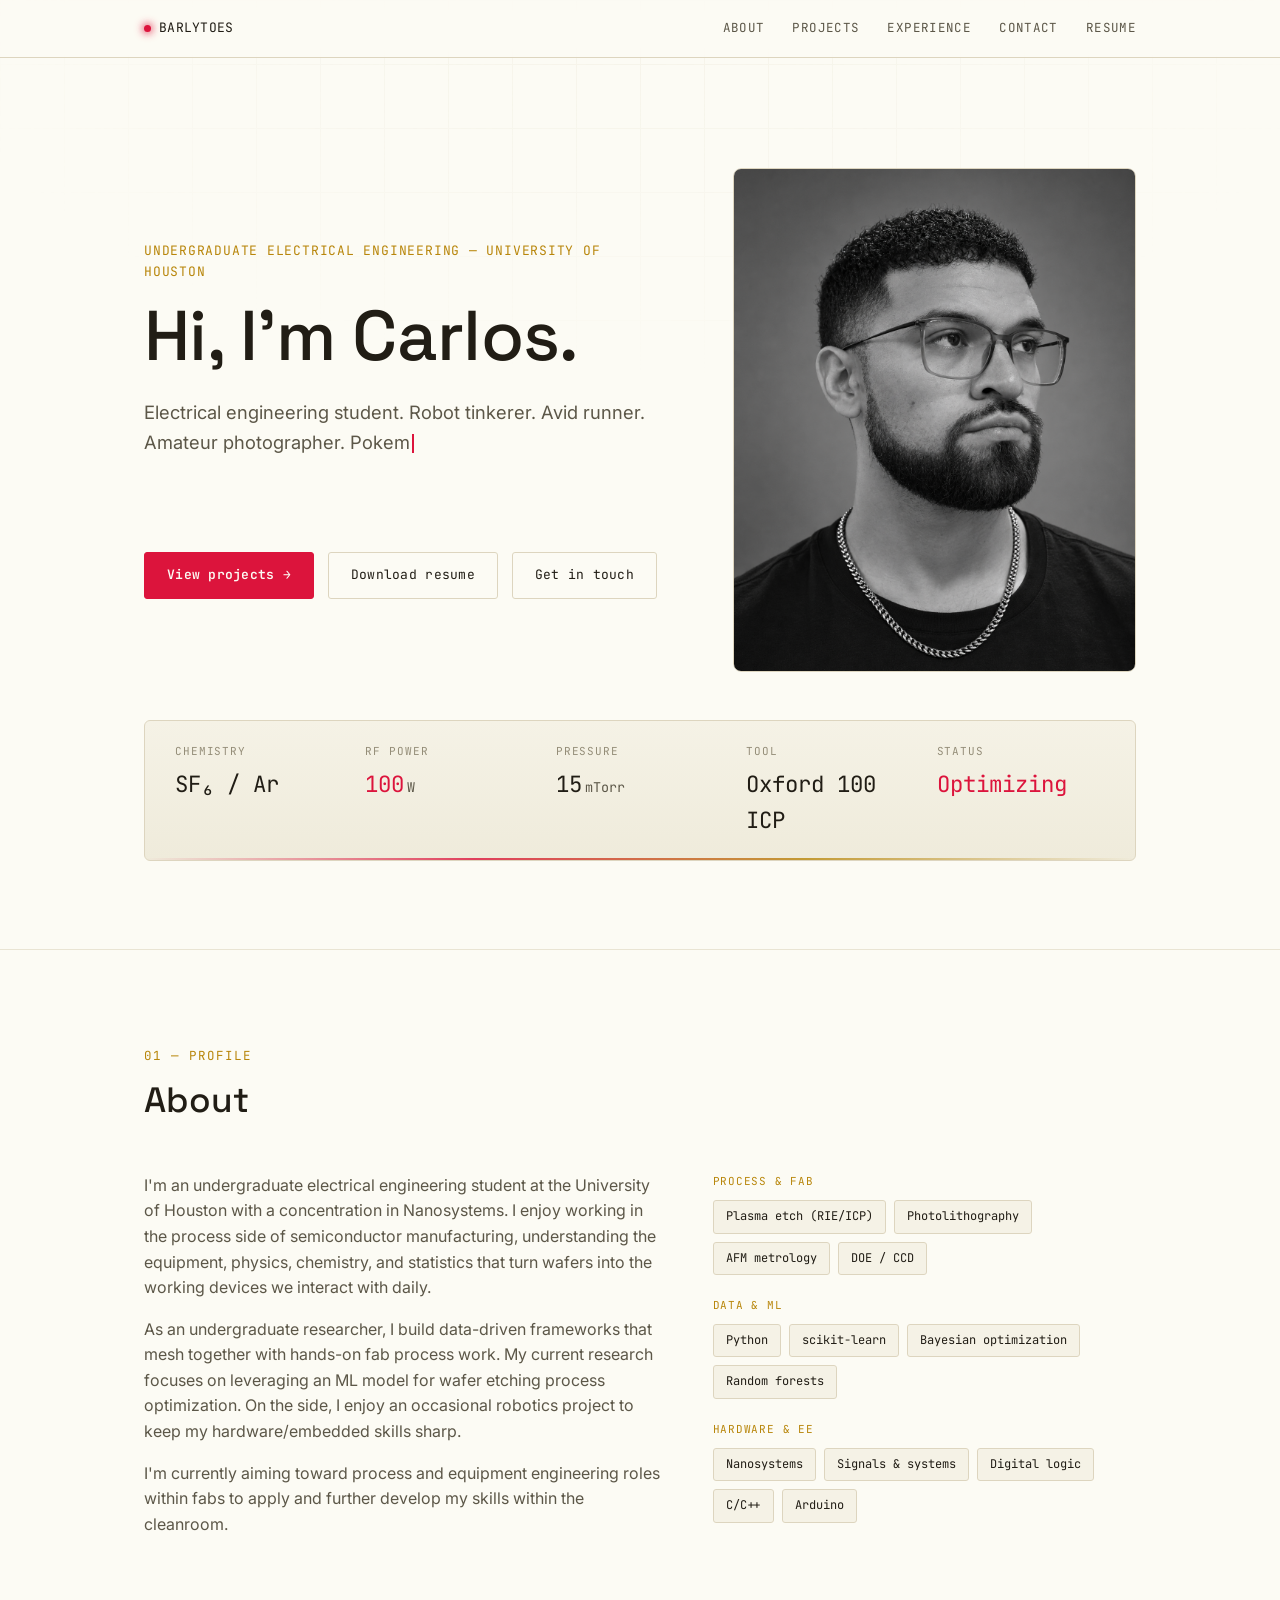
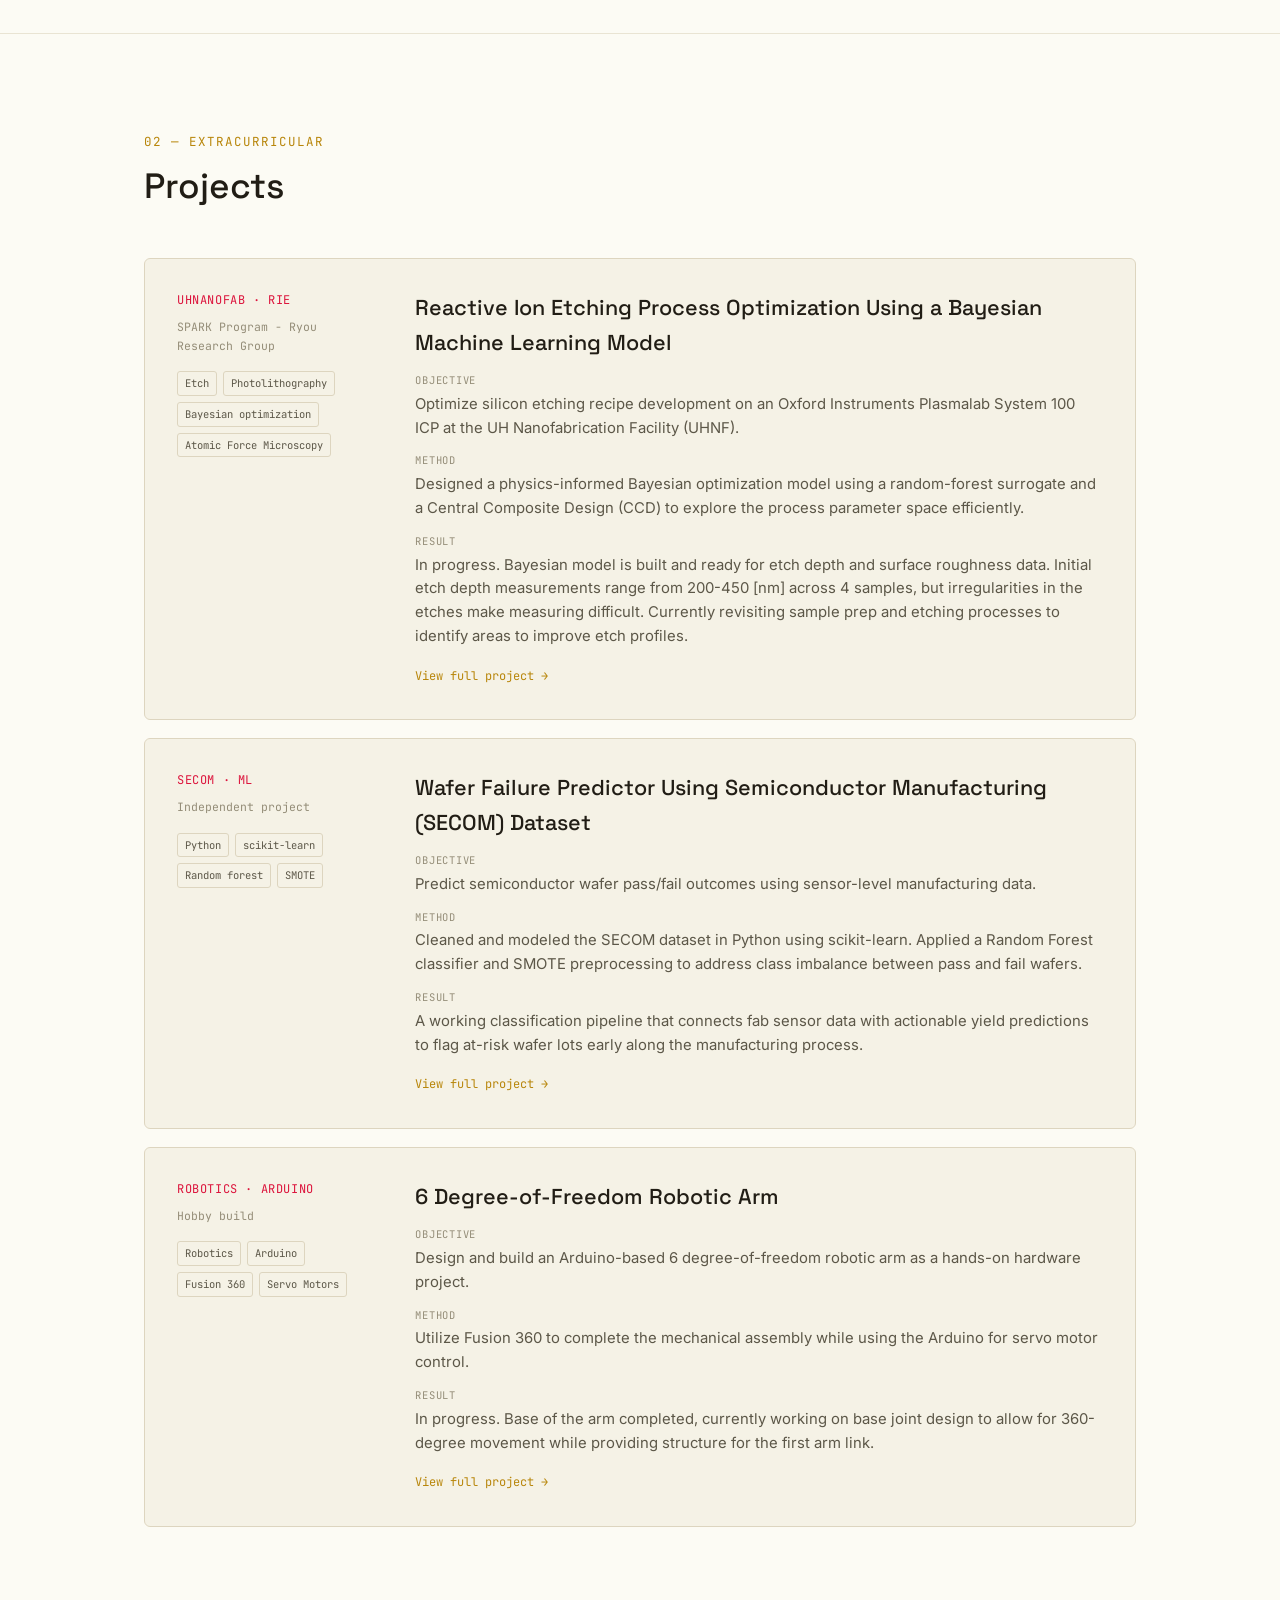
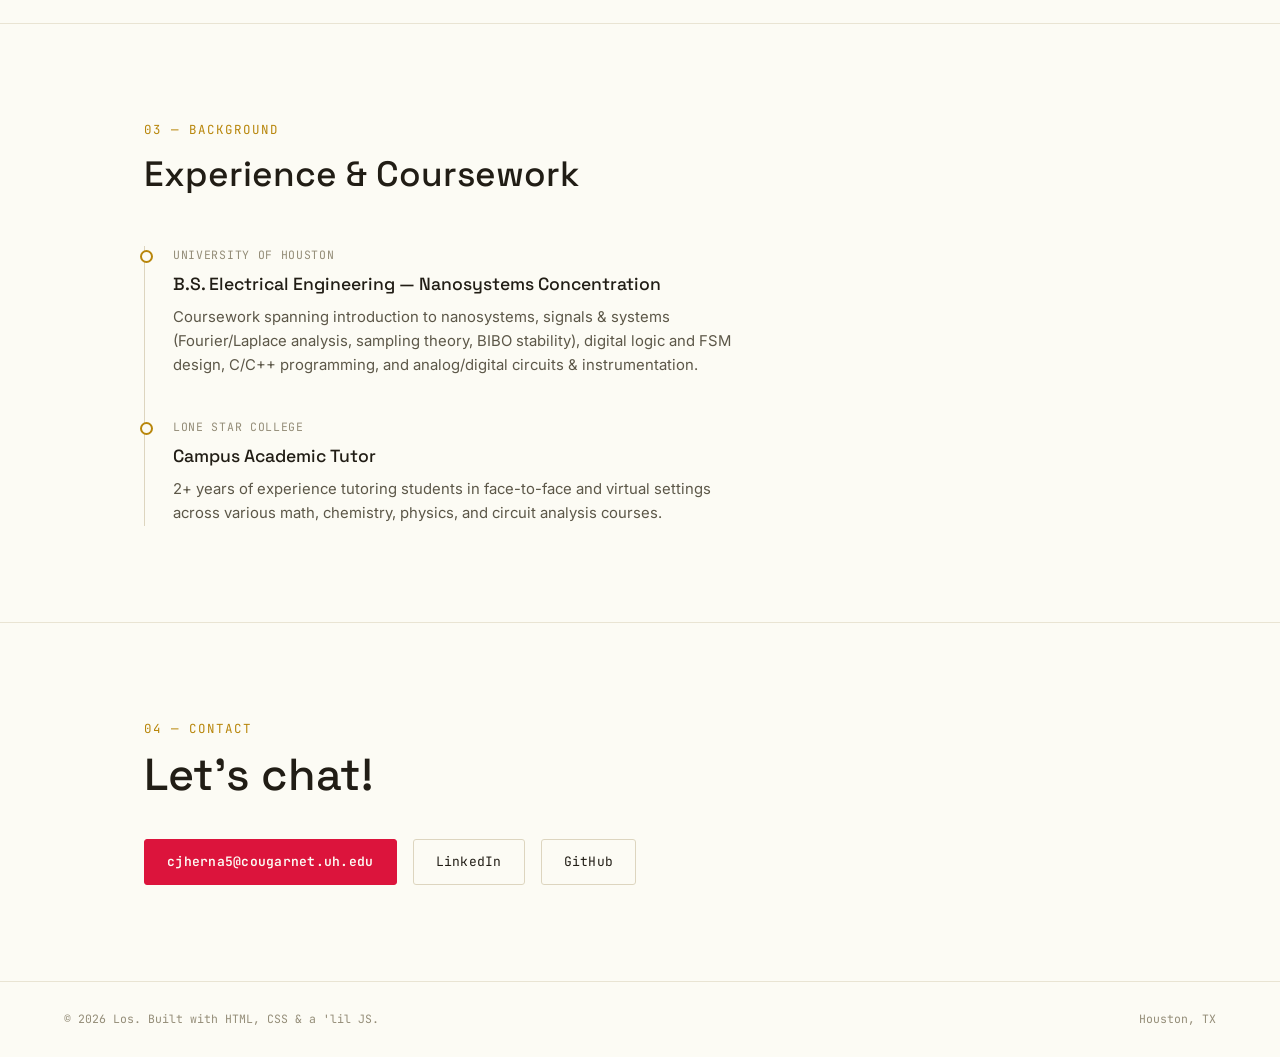
<file: index.html>
<!DOCTYPE html>
<html lang="en">
<head>
<meta charset="UTF-8">
<meta name="viewport" content="width=device-width, initial-scale=1.0">
<title>Carlos Hernandez</title>
<meta name="description" content="Portfolio of Los, undergraduate electrical engineering student (Nanosystems) pursuing process and equipment engineering roles in semiconductor fabrication.">

<link rel="preconnect" href="https://fonts.googleapis.com">
<link rel="preconnect" href="https://fonts.gstatic.com" crossorigin>
<link href="https://fonts.googleapis.com/css2?family=Space+Grotesk:wght@500;600&family=Inter:wght@400;500;600&family=JetBrains+Mono:wght@400;500&display=swap" rel="stylesheet">

<link rel="stylesheet" href="style.css">
</head>
<body>

<nav class="nav">
<div class="wrap nav-inner">
  <a href="#top" class="nav-id"><span class="dot"></span> BARLYTOES</a>
  <button class="nav-toggle" aria-label="Toggle menu" aria-expanded="false">☰</button>
  <ul class="nav-links">
      <li><a href="#about">About</a></li>
      <li><a href="#projects">Projects</a></li>
      <li><a href="#experience">Experience</a></li>
      <li><a href="#contact">Contact</a></li>
      <li><a href="assets/resume.pdf">Resume</a></li>
    </ul>
  </div>
</nav>

<main id="top">

  <!-- HERO -->
  <header class="hero">
    <div class="wrap">
  <div class="hero-top">
    <div class="hero-intro">
      <div class="hero-eyebrow reveal">UNDERGRADUATE ELECTRICAL ENGINEERING — UNIVERSITY OF HOUSTON</div>
      <h1 class="reveal">Hi, I'm Carlos.</h1>
      <p class="hero-sub" id="typing-target">
        Electrical engineering student. Robot tinkerer. Avid runner. Amateur photographer. Pokemon enjoyer. 
      <br>
	Passionate about semiconductors and nanofabrication.
      <br>
	Currently working with tiny things @ UH Nanofab. 
      </p>
      <div class="hero-actions reveal">
        <a href="#projects" class="btn primary">View projects →</a>
        <a href="assets/Hernandez Carlos Resume.pdf" class="btn">Download resume</a>
        <a href="#contact" class="btn">Get in touch</a>
      </div>
    </div>

    <div class="hero-photo reveal">
      <img src="assets/pic2.PNG" alt="Headshot">
    </div>
  </div>

      <div class="readout reveal">
        <div class="readout-item">
          <div class="label">Chemistry</div>
          <div class="value">SF₆ / Ar</div>
        </div>
        <div class="readout-item glow">
          <div class="label">RF Power</div>
          <div class="value">100<span class="unit">W</span></div>
        </div>
        <div class="readout-item">
          <div class="label">Pressure</div>
          <div class="value">15<span class="unit">mTorr</span></div>
        </div>
        <div class="readout-item">
          <div class="label">Tool</div>
          <div class="value">Oxford 100 ICP</div>
        </div>
        <div class="readout-item glow">
          <div class="label">Status</div>
          <div class="value">Optimizing</div>
        </div>
      </div>
    </div>
  </header>

  <!-- ABOUT -->
  <section id="about">
    <div class="wrap">
      <div class="section-head reveal">
        <div>
          <div class="section-tag">01 — Profile</div>
          <h2>About</h2>
        </div>
      </div>

      <div class="about-grid">
        <div class="reveal">
          <p>
            I'm an undergraduate electrical engineering student at the University of
            Houston with a concentration in Nanosystems. I enjoy working in the process
            side of semiconductor manufacturing, understanding the equipment, physics,
	    chemistry, and statistics that turn wafers into the working devices we
	    interact with daily.
          </p>
          <p>
            As an undergraduate researcher, I build data-driven frameworks that mesh
	    together with hands-on fab process work. My current research focuses on
	    leveraging an ML model for wafer etching process optimization. On the side,
	    I enjoy an occasional robotics project to keep my hardware/embedded skills sharp.
          </p>
          <p>
            I'm currently aiming toward process and equipment engineering roles within fabs
	    to apply and further develop my skills within the cleanroom.
          </p>
        </div>

        <div class="reveal">
          <div class="skill-block">
            <div class="k">Process &amp; Fab</div>
            <div class="pill-row">
              <span class="pill">Plasma etch (RIE/ICP)</span>
              <span class="pill">Photolithography</span>
              <span class="pill">AFM metrology</span>
              <span class="pill">DOE / CCD</span>
            </div>
          </div>
          <div class="skill-block">
            <div class="k">Data &amp; ML</div>
            <div class="pill-row">
              <span class="pill">Python</span>
              <span class="pill">scikit-learn</span>
              <span class="pill">Bayesian optimization</span>
              <span class="pill">Random forests</span>
            </div>
          </div>
          <div class="skill-block">
            <div class="k">Hardware &amp; EE</div>
            <div class="pill-row">
              <span class="pill">Nanosystems</span>
	      <span class="pill">Signals &amp; systems</span>
              <span class="pill">Digital logic</span>
              <span class="pill">C/C++</span>
              <span class="pill">Arduino</span>
            </div>
          </div>
        </div>
      </div>
    </div>
  </section>

  <!-- PROJECTS -->
  <section id="projects">
    <div class="wrap">
      <div class="section-head reveal">
        <div>
          <div class="section-tag">02 — EXTRACURRICULAR</div>
          <h2>Projects</h2>
        </div>
        <p class="section-desc">   </p>
      </div>

      <div class="log stagger">

        <article class="log-entry reveal">
	 <a class="card-link" href="project-rie.html" aria-label="Read full case study: RIE Process Optimization of Silicon"></a>
          <div class="log-meta">
            <div class="log-id">UHNANOFAB · RIE</div>
            <div class="log-date">SPARK Program - Ryou Research Group</div>
            <div class="log-tags">
              <span class="tag">Etch</span>
              <span class="tag">Photolithography</span>
              <span class="tag">Bayesian optimization</span>
              <span class="tag">Atomic Force Microscopy</span>
            </div>
          </div>
          <div class="log-body">
            <h3>Reactive Ion Etching Process Optimization Using a Bayesian Machine Learning Model</h3>
            <div class="log-row">
              <span class="k">Objective</span>
              <span class="v">Optimize silicon etching recipe development on an Oxford Instruments Plasmalab System 100 ICP at the UH Nanofabrication Facility (UHNF).</span>
            </div>
            <div class="log-row">
              <span class="k">Method</span>
              <span class="v">Designed a physics-informed Bayesian optimization model using a random-forest surrogate and a Central Composite Design (CCD) to explore the process parameter space efficiently.</span>
            </div>
            <div class="log-row">
              <span class="k">Result</span>
              <span class="v">In progress. Bayesian model is built and ready for etch depth and surface roughness data. Initial etch depth measurements range from 200-450 [nm] across 4 samples, but irregularities in the etches make measuring difficult. Currently revisiting sample prep and etching processes to identify areas to improve etch profiles.</span>
	    <div class="log-links">
	     <a href="project-rie.html">View full project →</a>
            </div>
          </div>
        </article>

        <article class="log-entry reveal">
	 <a class="card-link" href="project-secom.html" aria-label="Read full case study: Wafer Failure Prediction on the SECOM Dataset"></a>
          <div class="log-meta">
            <div class="log-id">SECOM · ML</div>
            <div class="log-date">Independent project</div>
            <div class="log-tags">
              <span class="tag">Python</span>
	      <span class="tag">scikit-learn</span>
              <span class="tag">Random forest</span>
              <span class="tag">SMOTE</span>
            </div>
          </div>
          <div class="log-body">
            <h3>Wafer Failure Predictor Using Semiconductor Manufacturing (SECOM) Dataset</h3>
            <div class="log-row">
              <span class="k">Objective</span>
              <span class="v">Predict semiconductor wafer pass/fail outcomes using sensor-level manufacturing data.</span>
            </div>
            <div class="log-row">
              <span class="k">Method</span>
              <span class="v">Cleaned and modeled the SECOM dataset in Python using scikit-learn. Applied a Random Forest classifier and SMOTE preprocessing to address class imbalance between pass and fail wafers.</span>
            </div>
            <div class="log-row">
              <span class="k">Result</span>
              <span class="v">A working classification pipeline that connects fab sensor data with actionable yield predictions to flag
at-risk wafer lots early along the manufacturing process.</span>
	     <div class="log-links">
	      <a href="project-secom.html">View full project →</a>
            </div>
          </div>
        </article>

        <article class="log-entry reveal">
	 <a class="card-link" href="project-arm.html" aria-label="Read full case study: Robotic Arm Build"></a>
          <div class="log-meta">
            <div class="log-id">ROBOTICS · ARDUINO</div>
            <div class="log-date">Hobby build</div>
            <div class="log-tags">
              <span class="tag">Robotics</span>
              <span class="tag">Arduino</span>
              <span class="tag">Fusion 360</span>
              <span class="tag">Servo Motors</span>
            </div>
          </div>
          <div class="log-body">
            <h3>6 Degree-of-Freedom Robotic Arm</h3>
            <div class="log-row">
              <span class="k">Objective</span>
              <span class="v">Design and build an Arduino-based 6 degree-of-freedom robotic arm as a hands-on hardware project.</span>
            </div>
            <div class="log-row">
              <span class="k">Method</span>
              <span class="v">Utilize Fusion 360 to complete the mechanical assembly while using the Arduino for servo motor control.</span>
            </div>
            <div class="log-row">
              <span class="k">Result</span>
              <span class="v">In progress. Base of the arm completed, currently working on base joint design to allow for 360-degree movement while providing structure for the first arm link.</span>
	    <div class="log-links">
	     <a href="project-arm.html">View full project →</a>
            </div>
          </div>
        </article>

      </div>
    </div>
  </section>

  <!-- EXPERIENCE -->
  <section id="experience">
    <div class="wrap">
      <div class="section-head reveal">
        <div>
          <div class="section-tag">03 — Background</div>
          <h2>Experience &amp; Coursework</h2>
        </div>
      </div>

      <div class="timeline">
        <div class="tl-item reveal">
          <div class="tl-when">University of Houston</div>
          <h3>B.S. Electrical Engineering — Nanosystems Concentration</h3>
          <p>Coursework spanning introduction to nanosystems, signals &amp; systems (Fourier/Laplace analysis, sampling theory, BIBO stability), digital logic and FSM design, C/C++ programming, and analog/digital circuits &amp; instrumentation.</p>
        </div>
        <div class="tl-item reveal">
          <div class="tl-when">Lone Star College</div>
          <h3>Campus Academic Tutor</h3>
          <p>2+ years of experience tutoring students in face-to-face and virtual settings across various math, chemistry, physics,
	  and circuit analysis courses.</p>
        </div>
      </div>
    </div>
  </section>

  <!-- CONTACT -->
  <section id="contact">
    <div class="wrap contact">
      <div class="reveal">
        <div class="section-tag">04 — Contact</div>
        <h2>Let's chat!</h2>
        <div class="contact-links">
          <a href="mailto:cjherna5@cougarnet.uh.edu" class="btn primary">cjherna5@cougarnet.uh.edu</a>
          <a href="https://linkedin.com/in/carlitos" class="btn">LinkedIn</a>
          <a href="https://github.com/carIytoes" class="btn">GitHub</a>
        </div>
      </div>
    </div>
  </section>

</main>

<footer>
  <span>© 2026 Los. Built with HTML, CSS &amp; a 'lil JS.</span>
  <span>Houston, TX</span>
</footer>

<script src="script.js"></script>
</body>
</html>
</file>
<file: style.css>
/* =========================================================
   TOKENS
   ========================================================= */
:root {
 --bg: #fcfbf4;
 --panel: #f5f2e6;
 --panel-2: #efebdb;
 --line: #ddd5bf;
 --line-soft: #e9e4d3;

 --ink: #211d15;
 --ink-dim: #5c5748;
 --ink-faint: #948d78;

 --accent: #dc143c;		/* crimson */
 --accent-dim: #a10e2c;
 --accent-2: #b8860b;		/* goldenrod */

  --font-display: 'Space Grotesk', sans-serif;
  --font-body: 'Inter', sans-serif;
  --font-mono: 'JetBrains Mono', monospace;

  --container: 1120px;
  --pad: clamp(20px, 5vw, 64px);
}

* { box-sizing: border-box; }

html {
  scroll-behavior: smooth;
}

@media (prefers-reduced-motion: reduce) {
  html { scroll-behavior: auto; }
  * { animation-duration: 0.001ms !important; animation-iteration-count: 1 !important; transition-duration: 0.001ms !important; }
}

body {
  margin: 0;
  background: var(--bg);
  color: var(--ink);
  font-family: var(--font-body);
  font-size: 16px;
  line-height: 1.6;
  -webkit-font-smoothing: antialiased;
}

a { color: inherit; }

.wrap {
  max-width: var(--container);
  margin: 0 auto;
  padding-left: var(--pad);
  padding-right: var(--pad);
}

/* Faint procedural texture: cleanroom grid */
body::before {
  content: "";
  position: fixed;
  inset: 0;
  pointer-events: none;
  background-image:
    linear-gradient(var(--line-soft) 1px, transparent 1px),
    linear-gradient(90deg, var(--line-soft) 1px, transparent 1px);
  background-size: 64px 64px;
  opacity: 0.35;
  mask-image: radial-gradient(ellipse 80% 60% at 50% 0%, black 0%, transparent 70%);
  z-index: 0;
}

/* =========================================================
   NAVIGATION BAR
   ========================================================= */
.nav {			
  position: sticky;
  top: 0;
  z-index: 50;
  backdrop-filter: blur(10px);
  background: rgba(252, 251, 244, 0.85);
  border-bottom: 1px solid var(--line);
}

.nav-inner {
  display: flex;
  align-items: center;
  justify-content: space-between;
  padding-top: 18px;
  padding-bottom: 18px;
}

.nav-id {
  font-family: var(--font-mono);
  font-size: 13px;
  letter-spacing: 0.02em;
  color: var(--ink);
  text-decoration: none;
  display: flex;
  align-items: center;
  gap: 8px;
}

.nav-id .dot {
  width: 7px;
  height: 7px;
  border-radius: 50%;
  background: var(--accent);
  box-shadow: 0 0 8px 1px var(--accent);
  animation: pulse-dot 2.4s ease-in-out infinite;
}

@keyframes pulse-dot {
  0%, 100% { opacity: 1; }
  50% { opacity: 0.35; }
}

.nav-links {
  display: flex;
  gap: 28px;
  list-style: none;
  margin: 0;
  padding: 0;
  font-family: var(--font-mono);
  font-size: 12.5px;
  letter-spacing: 0.03em;
  text-transform: uppercase;
}

.nav-links a {
  text-decoration: none;
  color: var(--ink-dim);
  transition: color 0.2s ease;
  border-bottom: 1px solid transparent;
  padding-bottom: 2px;
}

.nav-links a:hover,
.nav-links a:focus-visible {
  color: var(--accent-2);
  border-bottom-color: var(--accent-2);
}

.nav-toggle {
  display: none;
  background: none;
  border: 1px solid var(--line);
  color: var(--ink);
  font-size: 18px;
  width: 40px;
  height: 40px;
  border-radius: 4px;
  cursor: pointer;
  line-height: 1;
}

.nav-toggle:hover {
  border-color: var(--accent-2);
}

@media (max-width: 720px) {
  .nav-toggle {
    display: block;
  }

  .nav-id {
    font-size: 12px;
  }

  .nav-links {
    display: none;
    position: absolute;
    top: 100%;
    left: 0;
    right: 0;
    flex-direction: column;
    gap: 0;
    background: var(--bg);
    border-bottom: 1px solid var(--line);
    padding: 8px var(--pad) 16px;
  }

  .nav-links.is-open {
    display: flex;
  }

  .nav-links li {
    border-top: 1px solid var(--line-soft);
  }

  .nav-links a {
    display: block;
    padding: 14px 0;
  }
}

/* =========================================================
   HERO — equipment readout panel
   ========================================================= */
.hero {
  position: relative;
  z-index: 1;
  padding-top: clamp(56px, 10vw, 110px);
  padding-bottom: clamp(48px, 8vw, 88px);
}

.hero-eyebrow {
  font-family: var(--font-mono);
  font-size: 13px;
  color: var(--accent-2);
  letter-spacing: 0.06em;
  text-transform: uppercase;
  margin-bottom: 18px;
}

.hero h1 {
  font-family: var(--font-display);
  font-weight: 500;
  font-size: clamp(2.4rem, 6vw, 4.4rem);
  line-height: 1.05;
  letter-spacing: -0.01em;
  margin: 0 0 24px;
  max-width: 16ch;
}

.hero h1 em {
  font-style: normal;
  color: var(--accent);
}

.typing-cursor {
  display: inline-block;
  width: 2px;
  height: 1em;
  background: var(--accent);
  margin-left: 2px;
  vertical-align: text-bottom;
  animation: blink-cursor 0.8s steps(1) infinite;
}

@keyframes blink-cursor {
  0%, 50% { opacity: 1; }
  50.01%, 100% { opacity: 0; }
}

.hero-sub {
  font-size: clamp(1rem, 1.6vw, 1.15rem);
  color: var(--ink-dim);
  max-width: 52ch;
  margin: 0 0 36px;
}

.hero-actions {
  display: flex;
  gap: 14px;
  flex-wrap: wrap;
  margin-bottom: 56px;
}

.hero-top {
  display: grid;
  grid-template-columns: 1.3fr 1fr;
  gap: clamp(28px, 5vw, 64px);
  align-items: center;
  margin-bottom: 48px;
}

.hero-intro .hero-actions {
  margin-bottom: 0;
}

.hero-photo {
  position: relative;
  overflow: hidden;
  border-radius: 8px;
}

.hero-photo img {
  display: block;
  width: 100%;
  aspect-ratio: 4 / 5;
  object-fit: cover;
  object-position: 80% 50%;
  transform: scale(1);
  border-radius: 8px;
  border: 1px solid var(--line);
  box-shadow: 0 24px 60px -24px rgba(0, 0, 0, 0.35);
}

/* corner-bracket accents, echoing the instrumentation theme */
.hero-photo::before,
.hero-photo::after {
  content: "";
  position: absolute;
  width: 22px;
  height: 22px;
  border: 2px solid var(--accent);
  pointer-events: none;
}

.hero-photo::before {
  top: -10px;
  left: -10px;
  border-right: none;
  border-bottom: none;
}

.hero-photo::after {
  bottom: -10px;
  right: -10px;
  border-left: none;
  border-top: none;
}

@media (max-width: 780px) {
  .hero-top {
    grid-template-columns: 1fr;
  }
  .hero-photo {
    order: -1;
    max-width: 280px;
    margin: 0 auto;
  }
}

.btn {
  font-family: var(--font-mono);
  font-size: 13px;
  letter-spacing: 0.02em;
  text-decoration: none;
  padding: 12px 22px;
  border-radius: 3px;
  border: 1px solid var(--line);
  color: var(--ink);
  transition: border-color 0.2s ease, transform 0.2s ease, background 0.2s ease;
  display: inline-flex;
  align-items: center;
  gap: 8px;
}

.btn.primary {
  background: var(--accent);
  color: #fcfbf4;
  border-color: var(--accent);
  font-weight: 600;
}

.btn.primary:hover { transform: translateY(-1px); box-shadow: 0 6px 24px -8px var(--accent); }
.btn:hover { border-color: var(--accent-2); transform: translateY(-1px); }

/* Readout panel */
.readout {
  border: 1px solid var(--line);
  background: linear-gradient(180deg, var(--panel), var(--panel-2));
  border-radius: 6px;
  padding: 22px clamp(18px, 3vw, 30px);
  display: grid;
  grid-template-columns: repeat(auto-fit, minmax(150px, 1fr));
  gap: 22px;
  position: relative;
  overflow: hidden;
}

.readout::after {
  content: "";
  position: absolute;
  left: 0; right: 0; bottom: 0;
  height: 2px;
  background: linear-gradient(90deg, transparent, var(--accent), var(--accent-2), transparent);
  animation: sweep 5s linear infinite;
  opacity: 0.8;
}

@keyframes sweep {
  0% { transform: translateX(-100%); }
  100% { transform: translateX(100%); }
}

.readout-item .label {
  font-family: var(--font-mono);
  font-size: 11px;
  color: var(--ink-faint);
  text-transform: uppercase;
  letter-spacing: 0.08em;
  margin-bottom: 6px;
}

.readout-item .value {
  font-family: var(--font-mono);
  font-size: clamp(1.1rem, 2vw, 1.4rem);
  color: var(--ink);
}

.readout-item .value .unit {
  font-size: 0.6em;
  color: var(--ink-dim);
  margin-left: 3px;
}

.readout-item.glow .value { color: var(--accent); }

/* =========================================================
   SECTION SCAFFOLDING
   ========================================================= */
section {
  position: relative;
  z-index: 1;
  padding-top: clamp(56px, 8vw, 96px);
  padding-bottom: clamp(56px, 8vw, 96px);
  border-top: 1px solid var(--line-soft);
}

.section-head {
  display: flex;
  align-items: baseline;
  justify-content: space-between;
  gap: 24px;
  margin-bottom: 44px;
  flex-wrap: wrap;
}

.section-tag {
  font-family: var(--font-mono);
  font-size: 12.5px;
  color: var(--accent-2);
  text-transform: uppercase;
  letter-spacing: 0.08em;
}

.section-head h2 {
  font-family: var(--font-display);
  font-weight: 500;
  font-size: clamp(1.6rem, 3vw, 2.2rem);
  margin: 6px 0 0;
}

.section-desc {
  color: var(--ink-dim);
  max-width: 46ch;
  font-size: 0.95rem;
}

/* =========================================================
   REVEAL ANIMATION
   ========================================================= */
.reveal {
  opacity: 0;
  transform: translateY(22px);
  transition: opacity 0.7s cubic-bezier(0.2, 0.6, 0.2, 1), transform 0.7s cubic-bezier(0.2, 0.6, 0.2, 1);
}

.reveal.is-visible {
  opacity: 1;
  transform: translateY(0);
}

/* stagger children */
.stagger .reveal:nth-child(1) { transition-delay: 0s; }
.stagger .reveal:nth-child(2) { transition-delay: 0.09s; }
.stagger .reveal:nth-child(3) { transition-delay: 0.18s; }
.stagger .reveal:nth-child(4) { transition-delay: 0.27s; }

/* =========================================================
   PROJECTS — run log entries
   ========================================================= */
.log {
  display: flex;
  flex-direction: column;
  gap: 18px;
}

.log-entry {
  position: relative;
  cursor: pointer;
  border: 1px solid var(--line);
  background: var(--panel);
  border-radius: 6px;
  padding: clamp(20px, 3vw, 32px);
  display: grid;
  grid-template-columns: 200px 1fr;
  gap: clamp(16px, 3vw, 40px);
  transition: border-color 0.25s ease, background 0.25s ease;
}

.log-entry:hover {
  border-color: var(--accent-dim);
  background: var(--panel-2);
}

.log-meta {
  font-family: var(--font-mono);
}

.log-id {
  font-size: 12px;
  color: var(--accent);
  letter-spacing: 0.05em;
  margin-bottom: 8px;
}

.log-date {
  font-size: 11.5px;
  color: var(--ink-faint);
  margin-bottom: 16px;
}

.log-tags {
  display: flex;
  flex-wrap: wrap;
  gap: 6px;
}

.tag {
  font-size: 10.5px;
  font-family: var(--font-mono);
  color: var(--ink-dim);
  border: 1px solid var(--line);
  border-radius: 3px;
  padding: 3px 7px;
  white-space: nowrap;
}

.log-body h3 {
  font-family: var(--font-display);
  font-weight: 500;
  font-size: 1.35rem;
  margin: 0 0 12px;
}

.log-row {
  margin-bottom: 12px;
  font-size: 0.93rem;
}

.log-row:last-child { margin-bottom: 0; }

.log-row .k {
  font-family: var(--font-mono);
  font-size: 10.5px;
  color: var(--ink-faint);
  text-transform: uppercase;
  letter-spacing: 0.07em;
  display: block;
  margin-bottom: 4px;
}

.log-row .v {
  color: var(--ink-dim);
}

.log-links {
  position: relative;
  z-indez: 2;
  margin-top: 18px;
  display: flex;
  gap: 16px;
}

.log-links a {
  font-family: var(--font-mono);
  font-size: 12px;
  color: var(--accent-2);
  text-decoration: none;
  border-bottom: 1px solid transparent;
}

.log-links a:hover { border-bottom-color: var(--accent-2); }

.card-link {
  position: absolute;
  inset: 0;
  z-index: 1;
}

@media (max-width: 720px) {
  .log-entry { grid-template-columns: 1fr; }
}

/* =========================================================
   EXPERIENCE — timeline
   ========================================================= */
.timeline {
  position: relative;
  padding-left: 28px;
  border-left: 1px solid var(--line);
}

.tl-item {
  position: relative;
  padding-bottom: 40px;
}

.tl-item:last-child { padding-bottom: 0; }

.tl-item::before {
  content: "";
  position: absolute;
  left: -33px;
  top: 4px;
  width: 9px;
  height: 9px;
  border-radius: 50%;
  background: var(--bg);
  border: 2px solid var(--accent-2);
}

.tl-when {
  font-family: var(--font-mono);
  font-size: 11.5px;
  color: var(--ink-faint);
  text-transform: uppercase;
  letter-spacing: 0.06em;
  margin-bottom: 6px;
}

.tl-item h3 {
  font-family: var(--font-display);
  font-weight: 500;
  font-size: 1.1rem;
  margin: 0 0 8px;
}

.tl-item p {
  color: var(--ink-dim);
  font-size: 0.93rem;
  max-width: 62ch;
  margin: 0;
}

/* =========================================================
   ABOUT / SKILLS grid
   ========================================================= */
.about-grid {
  display: grid;
  grid-template-columns: 1.1fr 0.9fr;
  gap: clamp(24px, 4vw, 64px);
  align-items: start;
}

.about-grid p {
  color: var(--ink-dim);
  margin: 0 0 16px;
}

.about-grid p:last-child { margin-bottom: 0; }

.skill-block { margin-bottom: 22px; }
.skill-block:last-child { margin-bottom: 0; }

.skill-block .k {
  font-family: var(--font-mono);
  font-size: 11px;
  color: var(--accent-2);
  text-transform: uppercase;
  letter-spacing: 0.07em;
  margin-bottom: 10px;
}

.pill-row {
  display: flex;
  flex-wrap: wrap;
  gap: 8px;
}

.pill {
  font-family: var(--font-mono);
  font-size: 12px;
  color: var(--ink);
  background: var(--panel);
  border: 1px solid var(--line);
  padding: 6px 12px;
  border-radius: 3px;
}

@media (max-width: 780px) {
  .about-grid { grid-template-columns: 1fr; }
}

/* =========================================================
   CONTACT / FOOTER
   ========================================================= */
.contact {
  text-align: left;
}

.contact h2 {
  font-family: var(--font-display);
  font-weight: 500;
  font-size: clamp(1.8rem, 4vw, 2.8rem);
  max-width: 18ch;
  margin: 0 0 28px;
}

.contact-links {
  display: flex;
  gap: 16px;
  flex-wrap: wrap;
}

footer {
  border-top: 1px solid var(--line-soft);
  padding: 28px var(--pad);
  font-family: var(--font-mono);
  font-size: 11.5px;
  color: var(--ink-faint);
  display: flex;
  justify-content: space-between;
  flex-wrap: wrap;
  gap: 8px;
  position: relative;
  z-index: 1;
}

/* =========================================================
   PROJECT DETAIL PAGES
   ========================================================= */
.back-link {
  display: inline-flex;
  align-items: center;
  gap: 6px;
  font-family: var(--font-mono);
  font-size: 12.5px;
  text-decoration: none;
  color: var(--ink-dim);
  border-bottom: 1px solid transparent;
}

.back-link:hover { color: var(--accent-2); border-bottom-color: var(--accent-2); }

.detail-hero {
  padding-top: clamp(40px, 7vw, 72px);
  padding-bottom: clamp(32px, 5vw, 56px);
}

.detail-id {
  font-family: var(--font-mono);
  font-size: 12.5px;
  color: var(--accent);
  letter-spacing: 0.05em;
  margin: 24px 0 14px;
}

.detail-hero h1 {
  font-family: var(--font-display);
  font-weight: 500;
  font-size: clamp(2rem, 4.5vw, 3.2rem);
  line-height: 1.1;
  margin: 0 0 18px;
  max-width: 20ch;
}

.detail-meta {
  display: flex;
  flex-wrap: wrap;
  align-items: center;
  gap: 14px;
  color: var(--ink-faint);
  font-family: var(--font-mono);
  font-size: 12px;
}

.detail-tags {
  display: flex;
  flex-wrap: wrap;
  gap: 6px;
}

.prose {
  max-width: 72ch;
  padding-top: 8px;
  padding-bottom: clamp(48px, 8vw, 88px);
}

.detail-body {
  display: grid;
  grid-template-columns: 1fr 1.1fr;
  gap: clamp(32px, 5vw, 64px);
  align-items: start;
  padding-bottom: clamp(48px, 8vw, 88px);
}

.detail-body .prose {
  padding-bottom: 0;
}

.detail-media {
  display: flex;
  flex-direction: column;
  gap: 32px;
}

.detail-media--sticky {
  position: sticky;
  top: 90px;
}

@media (max-width: 900px) {
  .detail-media--sticky {
    position: static;
  }
}

.media-slot {
  border: 1px solid var(--line);
  background: var(--panel);
  border-radius: 6px;
  display: flex;
  align-items: center;
  justify-content: center;
  overflow: hidden;
}

.media-item {
  display: flex;
  flex-direction: column;
  gap: 8px;
}

.media-caption {
  font-family: var(--font-mono);
  font-size: 11.5px;
  color: var(--ink-faint);
  margin: 0;
  line-height: 1.5;
  text-align: center;
}

.media-slot img,
.media-slot video {
  width: 100%;
  height: auto;
  object-fit: contain;
  display: block;
}

.media-slot-label {
  font-family: var(--font-mono);
  font-size: 11.5px;
  color: var(--ink-faint);
  text-transform: uppercase;
  letter-spacing: 0.06em;
}

@media (max-width: 900px) {
  .detail-body {
    grid-template-columns: 1fr;
  }
  .detail-media {
    position: static;
    flex-direction: row;
    flex-wrap: wrap;
  }
  .media-slot {
    flex: 1 1 200px;
  }
}

.prose h2 {
  font-family: var(--font-display);
  font-weight: 500;
  font-size: 1.4rem;
  margin: 48px 0 16px;
}

.prose h2:first-child { margin-top: 0; }

.prose p {
  color: var(--ink-dim);
  margin: 0 0 16px;
}

.prose ul {
  color: var(--ink-dim);
  padding-left: 20px;
  margin: 0 0 16px;
}

.prose li { margin-bottom: 8px; }

.prose strong { color: var(--ink); }

.prose a {
  color: var(--accent-2);
  text-decoration: underline;
  text-underline-offset: 2px;
  text-decoration-color: var(--line);
  transition: text-decoration-color 0.2s ease, color 0.2s ease;
}

.prose a:hover {
  color: var(--accent);
  text-decoration-color: var(--accent);
}

.callout {
  border: 1px dashed var(--line);
  background: var(--panel);
  border-radius: 6px;
  padding: 16px 20px;
  margin: 24px 0;
}

.callout .label {
  font-family: var(--font-mono);
  font-size: 11px;
  color: var(--accent);
  text-transform: uppercase;
  letter-spacing: 0.07em;
  margin-bottom: 8px;
}

.callout p {
  margin: 0;
  font-size: 0.9rem;
}

.callout-img {
  width: 100%;
  height: auto;
  border-radius: 4px;
  margin-top: 14px;
  display: block;
}

.detail-footer-nav {
  padding-top: 32px;
  border-top: 1px solid var(--line-soft);
}

/* =========================================================
   LIGHTBOX
   ========================================================= */
.media-slot img {
  cursor: zoom-in;
}

.lightbox {
  position: fixed;
  inset: 0;
  background: rgba(10, 10, 10, 0.92);
  display: flex;
  align-items: center;
  justify-content: center;
  padding: 40px;
  z-index: 100;
  opacity: 0;
  pointer-events: none;
  transition: opacity 0.25s ease;
}

.lightbox.is-open {
  opacity: 1;
  pointer-events: auto;
}

.lightbox img {
  max-width: 100%;
  max-height: 100%;
  border-radius: 6px;
  box-shadow: 0 24px 80px -20px rgba(0, 0, 0, 0.6);
}

.lightbox-close {
  position: absolute;
  top: 24px;
  right: 24px;
  width: 40px;
  height: 40px;
  border-radius: 50%;
  border: 1px solid rgba(255, 255, 255, 0.4);
  background: none;
  color: #fff;
  font-size: 18px;
  cursor: pointer;
  display: flex;
  align-items: center;
  justify-content: center;
  transition: background 0.2s ease;
}

.lightbox-close:hover {
  background: rgba(255, 255, 255, 0.15);
}

/* focus visibility */
a:focus-visible, button:focus-visible {
  outline: 2px solid var(--accent-2);
  outline-offset: 3px;
}
</file>
